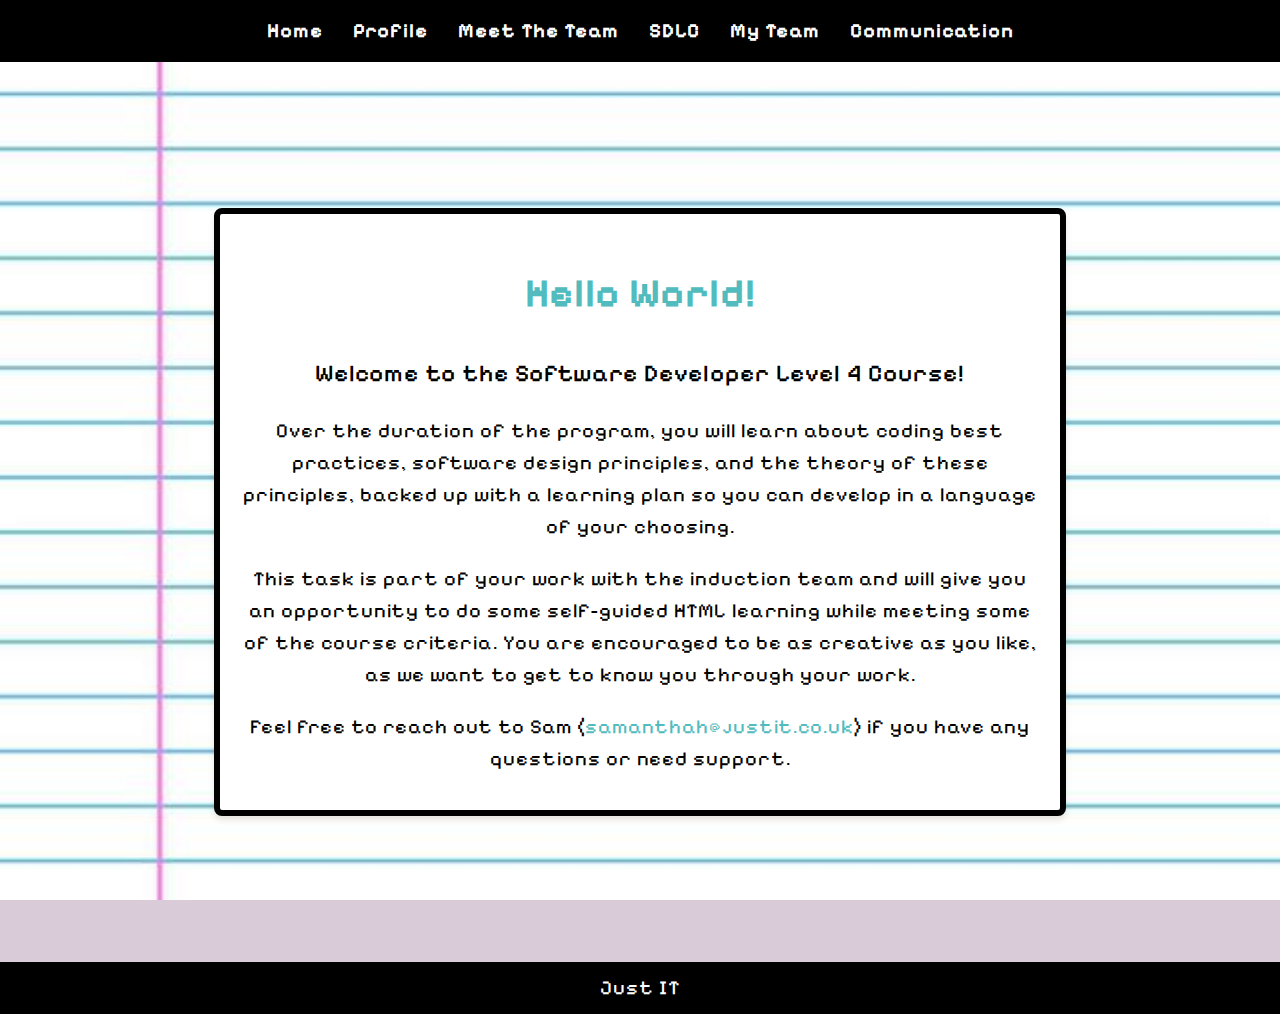
<file: HTML Template/index.html>
<!DOCTYPE html>
<html lang="en">
<head>
    <meta charset="UTF-8">
    <meta name="viewport" content="width=device-width, initial-scale=1.0">
    <title>Software Developer Level 4 - Landing Page</title>
    <link rel="stylesheet" href="styles.css"> 
    <style>
        @import url('https://fonts.googleapis.com/css2?family=Pixelify+Sans:wght@400..700&display=swap');
    </style><!-- Assuming a shared stylesheet -->
</head>
<body>
    <header>
        <nav>
            <a href="index.html">Home</a>
            <a href="Profile.html">Profile</a>
            <a href="MeetTheTeam.html">Meet The Team</a>
            <a href="SDLC.html">SDLC</a>
            <a href="MyTeam.html">My Team</a>
            <a href="Communication.html">Communication</a>
        </nav>
    </header>
    <main>
        <section class="intro">
            <h1>Hello World!</h1>
            <p>Welcome to the Software Developer Level 4 Course!</p>
            <p>
                Over the duration of the program, you will learn about coding best practices, software design principles, and the theory of these principles, backed up with a learning plan so you can develop in a language of your choosing.
            </p>
            <p>
                This task is part of your work with the induction team and will give you an opportunity to do some self-guided HTML learning while meeting some of the course criteria. 
                You are encouraged to be as creative as you like, as we want to get to know you through your work.
            </p>
            <p>
                Feel free to reach out to Sam (<a href="mailto:samanthah@justit.co.uk">samanthah@justit.co.uk</a>) if you have any questions or need support.
            </p>
        </section>
    </main>
    <footer>
        <p>Just IT</p>
    </footer>
</body>
</html>
</file>
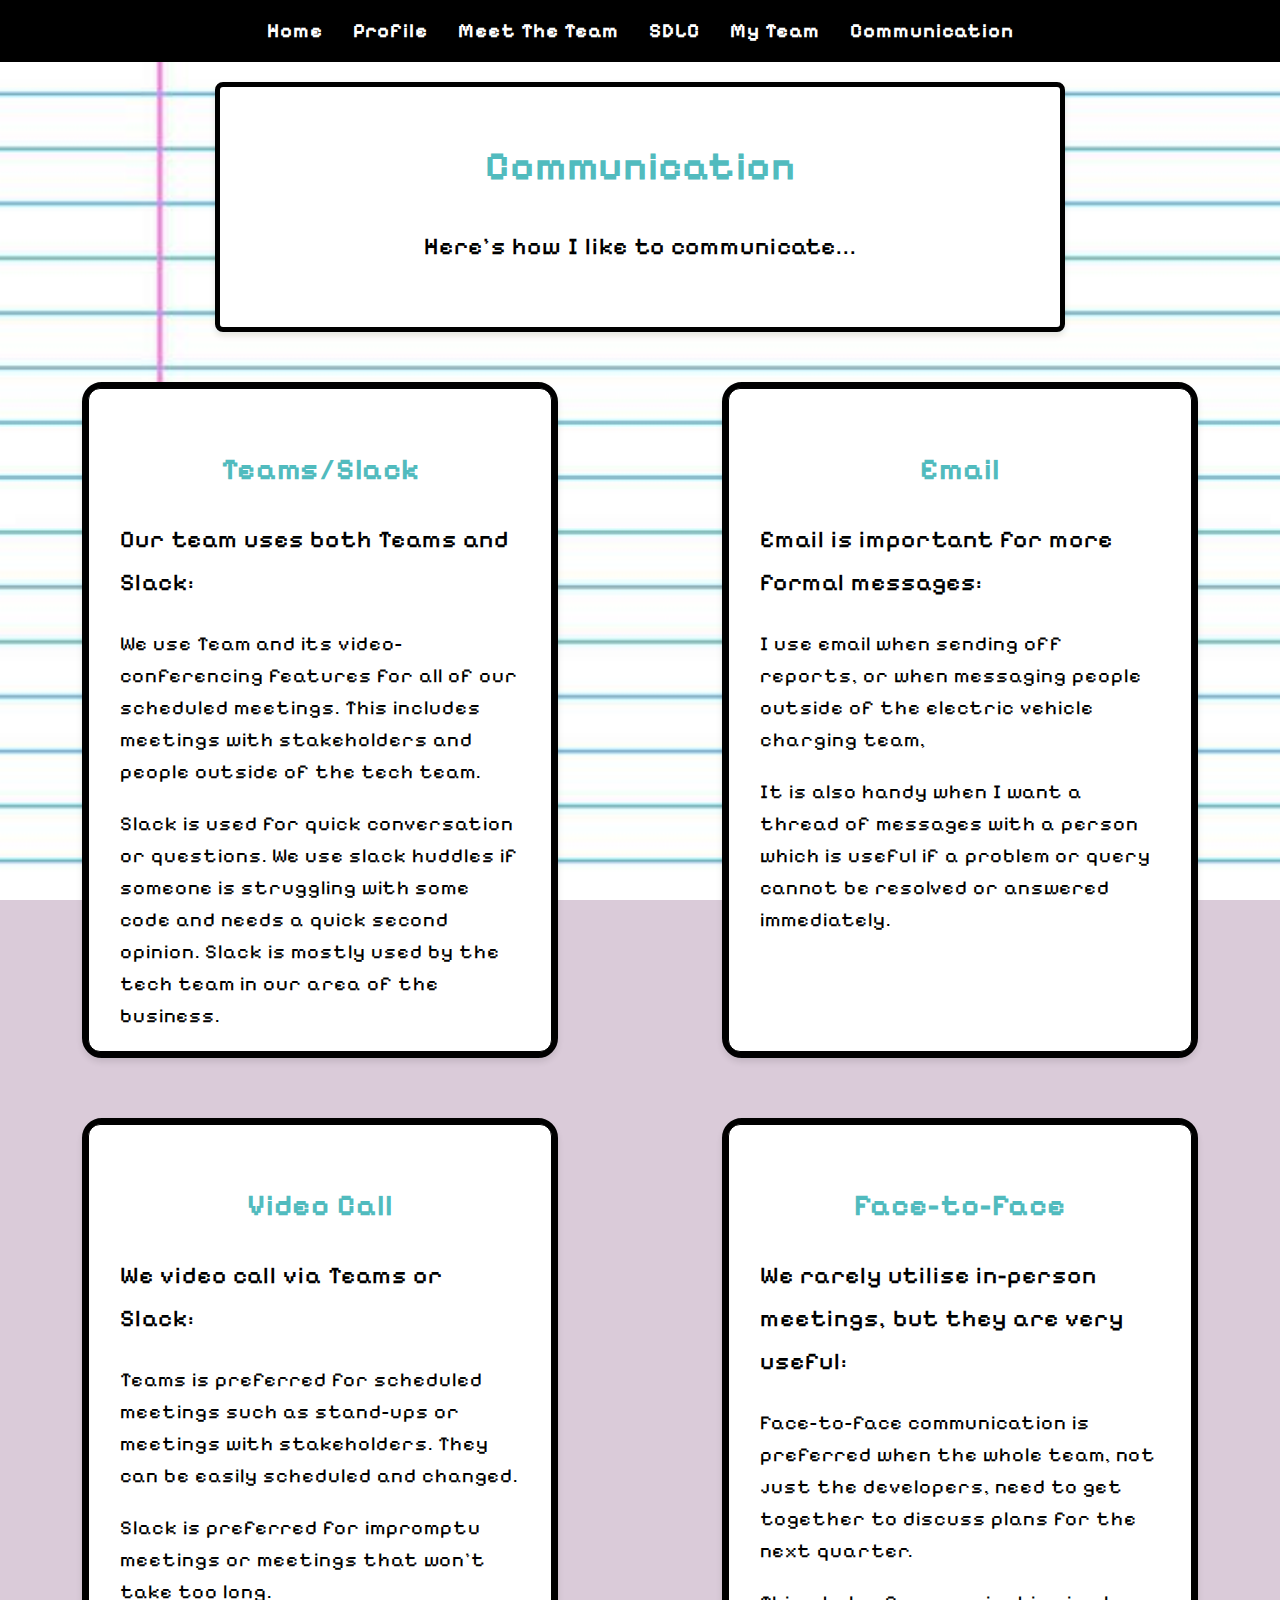
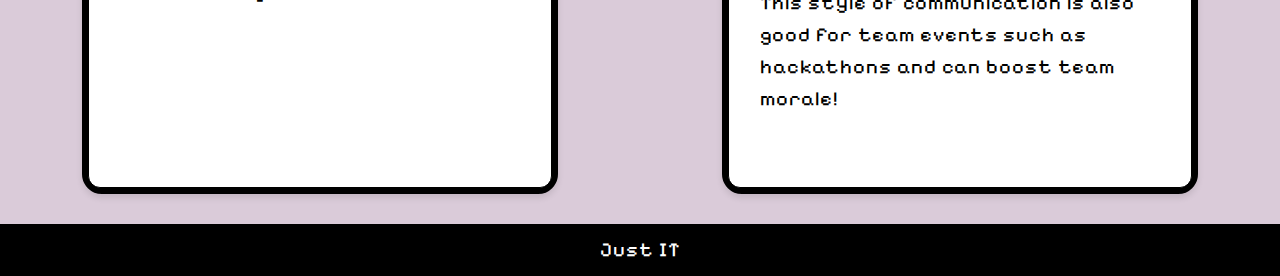
<file: HTML Template/Communication.html>
<!DOCTYPE html>
<html lang="en">
<head>
    <meta charset="UTF-8">
    <meta name="viewport" content="width=device-width, initial-scale=1.0">
    <title>Communication</title>
    <link rel="icon" type="image/x-icon" href="Images/Icons/favicon.ico"  />
    <link rel="stylesheet" href="styles.css">
    <style>
        @import url('https://fonts.googleapis.com/css2?family=Pixelify+Sans:wght@400..700&display=swap');
    </style>
</head>
<body>
    <nav>
        <a href="index.html">Home</a>
        <a href="Profile.html">Profile</a>
        <a href="MeetTheTeam.html">Meet The Team</a>
        <a href="SDLC.html">SDLC</a>
        <a href="MyTeam.html">My Team</a>
        <a href="Communication.html">Communication</a>
    </nav>

    <section class="intro-section">
        <h1 class="intro-title">Communication</h1>
        <p>Here's how I like to communicate...</p>
    </section>
    <div class="boxes-two-columns">
    <section class="box">
        <h2><span class="stage-title">Teams/Slack</span></h2>
        <p>Our team uses both Teams and Slack:
        <p>We use Team and its video-conferencing features for all of our scheduled meetings. This includes meetings with stakeholders and people outside of the tech team.</p>
        </p>
        <p>Slack is used for quick conversation or questions. We use slack huddles if someone is struggling with some code and needs a quick second opinion. Slack is mostly used by the tech team in our area of the business.</p>
    </section>
    <section class="box">
        <h2><span class="stage-title">Email</span></h2>
        <p>Email is important for more formal messages:
            <p>I use email when sending off reports, or when messaging people outside of the electric vehicle charging team, 
                <p>It is also handy when I want a thread of messages with a person which is useful if a problem or query cannot be resolved or answered immediately.</p>
            </p>
        </p>
    </section>
    <section class="box">
        <h2><span class="stage-title">Video Call</span></h2>
        <p>We video call via Teams or Slack:</p>
        <p>Teams is preferred for scheduled meetings such as stand-ups or meetings with stakeholders. They can be easily scheduled and changed.</p>
        <p>Slack is preferred for impromptu meetings or meetings that won't take too long. </p>
    </section>
    <section class="box">
        <h2><span class="stage-title">Face-to-Face</span></h2>
        <p>We rarely utilise in-person meetings, but they are very useful:</p>
        <p>Face-to-face communication is preferred when the whole team, not just the developers, need to get together to discuss plans for the next quarter.
        <p>This style of communication is also good for team events such as hackathons and can boost team morale!</p>    
        </p>
        </section>
    </div>
    <footer>
        <p>Just IT</p>
    </footer>
</body>
</html>
</file>
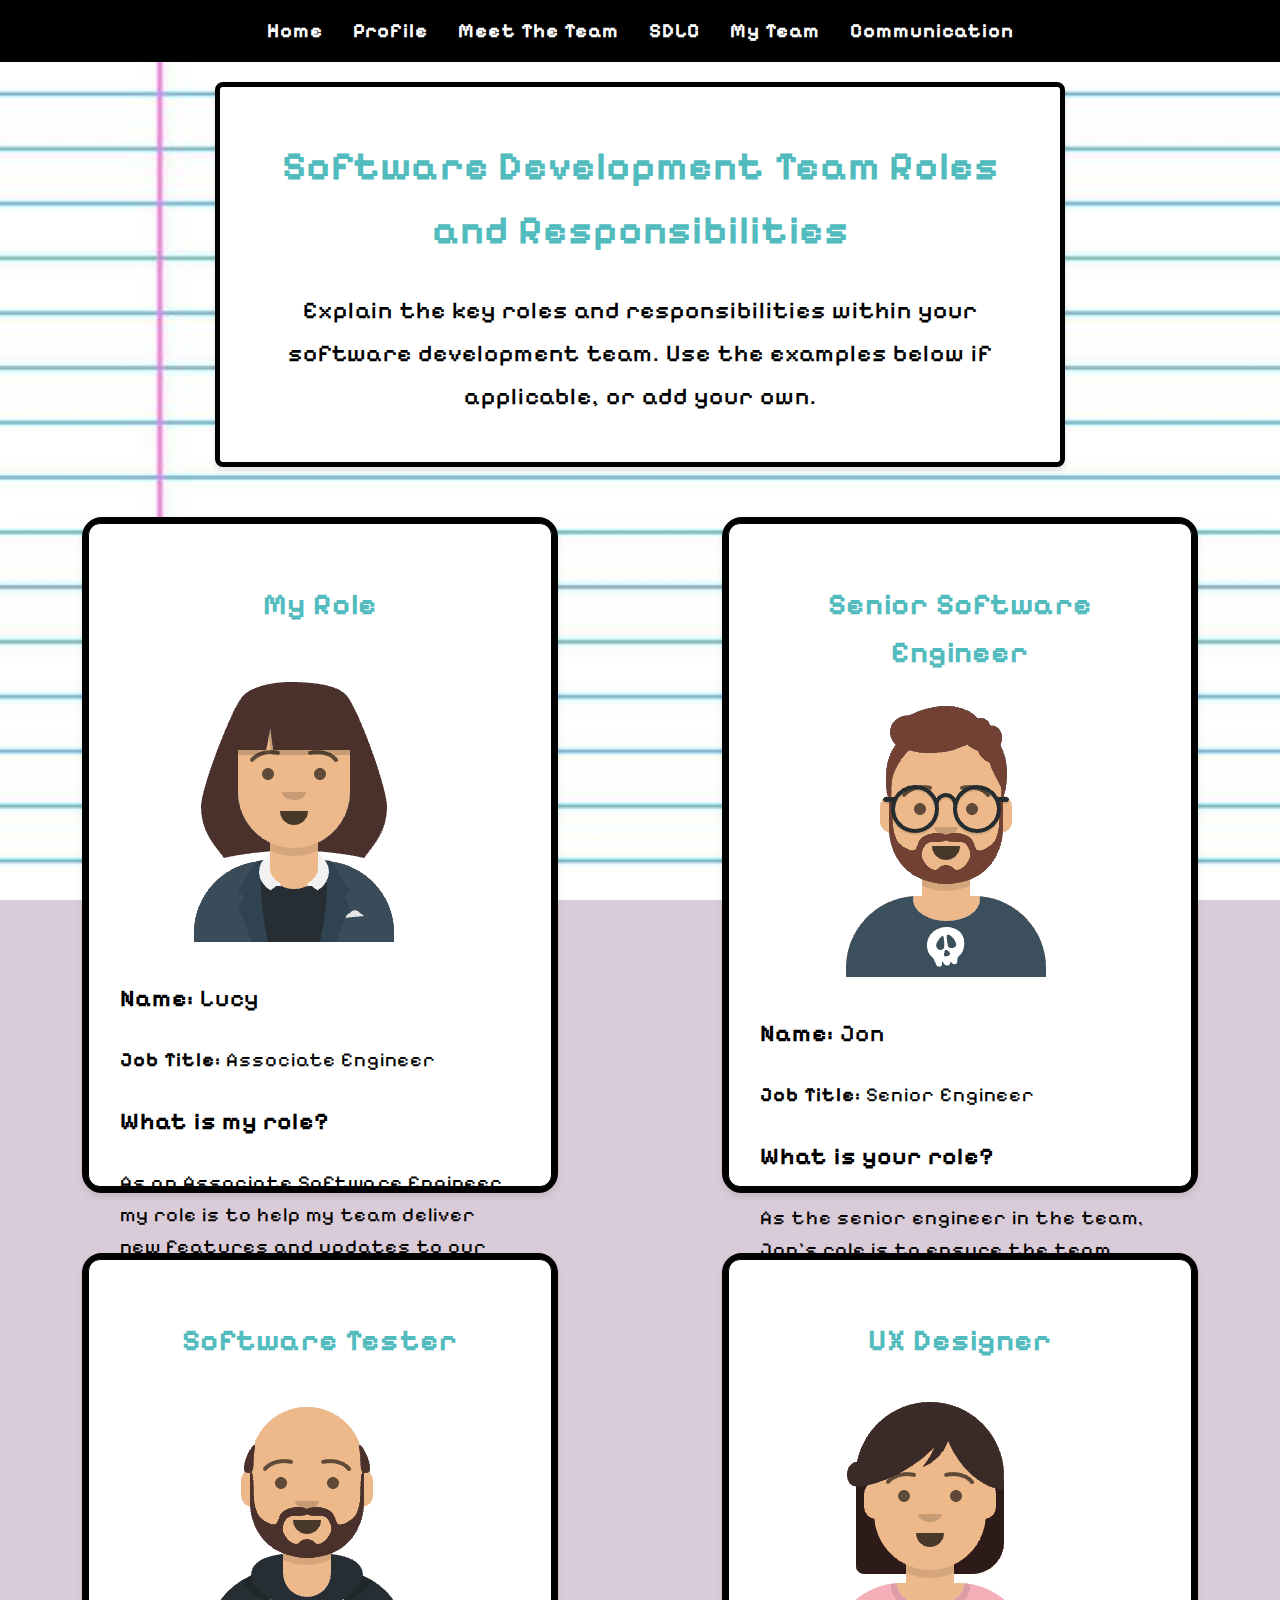
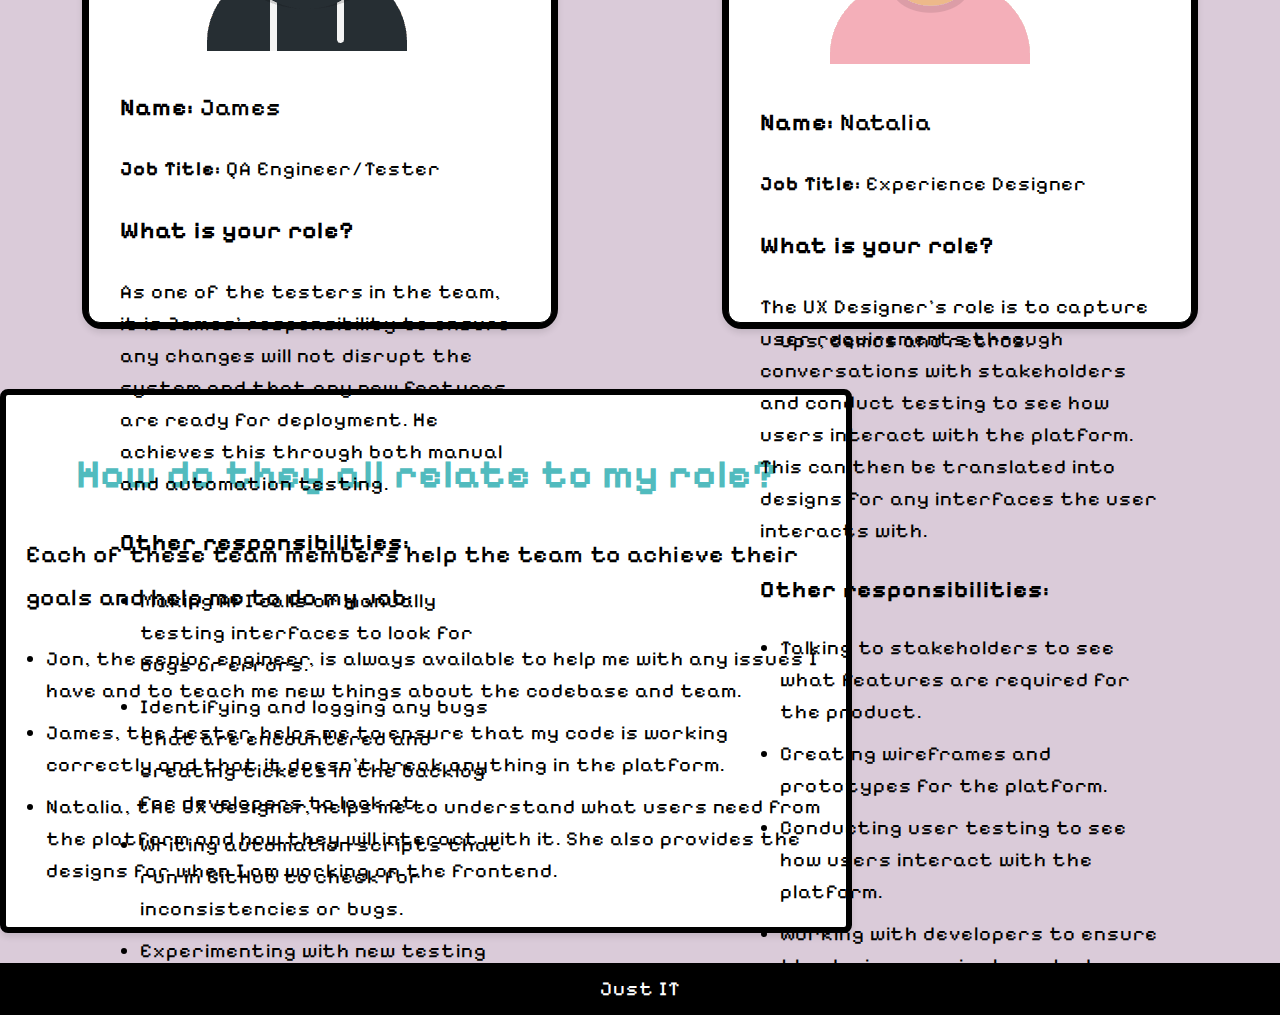
<file: HTML Template/MyTeam.html>
<!DOCTYPE html>
<html lang="en">
<head>
    <meta charset="UTF-8">
    <meta name="viewport" content="width=device-width, initial-scale=1.0">
    <title>My Team</title>
    <link rel="icon" type="image/x-icon" href="Images/Icons/favicon.ico"  />
    <link rel="stylesheet" href="styles.css">
    <style>
        @import url('https://fonts.googleapis.com/css2?family=Pixelify+Sans:wght@400..700&display=swap');
    </style>
</head>
<body>
    <nav>
        <a href="index.html">Home</a>
        <a href="Profile.html">Profile</a>
        <a href="MeetTheTeam.html">Meet The Team</a>
        <a href="SDLC.html">SDLC</a>
        <a href="MyTeam.html">My Team</a>
        <a href="Communication.html">Communication</a>
    </nav>
    <section class="intro-section">
        <h1 class="intro-title">Software Development Team Roles and Responsibilities</h1>
        <p class="intro-text">
            Explain the key roles and responsibilities within your software development team. Use the examples below if applicable, or add your own.
        </p>
    </section>
    <div class="boxes-two-columns">
    <section class="box">
        <h2><span class="stage-title">My Role</span></h2>
        <div class="profile-content-myteam">
            <div class="profile-picture-myteam">
                <img src="Images/MyTeamPics/lucy-icon.png" alt="Lucy Icon">
            </div>
            <div class="profile-details-myteam">
                <p><strong>Name:</strong> Lucy</p>
                <p><strong>Job Title:</strong> Associate Engineer</p>
            </div>
        </div>
        <p><strong>What is my role?</strong></p>
        <p>As an Associate Software Engineer, my role is to help my team deliver new features and updates to our vehicle charging platform by completing tickets during our sprints. As a more junior member of the team, I do this with support from my team, shadowing more senior members to learn new skills or working on tickets independently. I also:</p>
        <h3><strong>Other responsibilities:</strong></h3>
        <ul>
            <li>Write and test code using unit and integration tests.</li>
            <li>Take part in sprint planning, stand-ups, demos and retros and sometimes leading them.</li>
            <li>Create documentation for our platform.</li>
            <li>Reviewing code independently or with other team members.</li>
        </ul>
    </section>
    <section class="box">
        <h2><span class="stage-title">Senior Software Engineer</span></h2>
        <div class="profile-content-myteam">
            <div class="profile-picture-myteam">
                <img src="Images/MyTeamPics/jon-icon.png" alt="Jon Picture">
            </div>
            <div class="profile-details-myteam">
                <p><strong>Name:</strong> Jon</p>
                <p><strong>Job Title:</strong> Senior Engineer</p>
            </div>
        </div>
        <p><strong>What is your role?</strong></p>
        <p>As the senior engineer in the team, Jon's role is to ensure the team reaches their sprint goal and gets their features over the line. He also acts as a mentor for more junior members of the team, helping them to improve their coding skills and knowledge.</p>
        <h3><strong>Other responsibilities:</strong></h3>
        <ul>
            <li>Designing the platform and the infrastructure that will support it.</li>
            <li>Helping to resolve issues or bugs found in the platform. This includes helping team members if they can't find a solution to something.</li>
            <li>Reviewing code and providing feedback to team members.</li>
            <li>Leading sprint planning, stand-ups, demos and retros.</li>
        </ul>
    </section>
    <section class="box">
        <h2><span class="stage-title">Software Tester</span></h2>
        <div class="profile-content-myteam">
            <div class="profile-picture-myteam">
                <img src="Images/MyTeamPics/james-icon.png" alt="James Icon">
            </div>
            <div class="profile-details-myteam">
                <p><strong>Name:</strong> James</p>
                <p><strong>Job Title:</strong> QA Engineer/Tester</p>
            </div>
        </div>
        <p><strong>What is your role?</strong></p>
        <p>As one of the testers in the team, it is James' responsibility to ensure any changes will not disrupt the system and that any new features are ready for deployment. He achieves this through both manual and automation testing.</p>
        <h3><strong>Other responsibilities:</strong></h3>
        <ul>
            <li>Making API calls or manually testing interfaces to look for bugs or errors.</li>
            <li>Identifying and logging any bugs that are encountered and creating tickets in the backlog for developers to look at.</li>
            <li>Writing automation scripts that run in GitHub to check for inconsistencies or bugs.</li>
            <li>Experimenting with new testing tools.</li>
        </ul>
    </section>
    <section class="box">
        <h2><span class="stage-title">UX Designer</span></h2>
        <div class="profile-content-myteam">
            <div class="profile-picture-myteam">
                <img src="Images/MyTeamPics/nat-icon.png" alt="Natalia Icon">
            </div>
            <div class="profile-details-myteam">
                <p><strong>Name:</strong> Natalia</p>
                <p><strong>Job Title:</strong> Experience Designer</p>
            </div>
        </div>
        <p><strong>What is your role?</strong></p>
        <p>The UX Designer's role is to capture user requirements through conversations with stakeholders and conduct testing to see how users interact with the platform. This can then be translated into designs for any interfaces the user interacts with. </p>
        <h3><strong>Other responsibilities:</strong></h3>
        <ul>
            <li>Talking to stakeholders to see what features are required for the product.</li>
            <li>Creating wireframes and prototypes for the platform.</li>
            <li>Conducting user testing to see how users interact with the platform.</li>
            <li>Working with developers to ensure the designs are implemented correctly.</li>
        </ul>
    </section>
    </div>
    <section class="final-section">
        <h1 class="final-title">How do they all relate to my role?</h1>
        <p class="final-text">
            Each of these team members help the team to achieve their goals and help me to do my job:
        </p>
        <ul class="final-list">
            <li>Jon, the senior engineer, is always available to help me with any issues I have and to teach me new things about the codebase and team.</li>
            <li>James, the tester, helps me to ensure that my code is working correctly and that it doesn't break anything in the platform.</li>
            <li>Natalia, the UX designer, helps me to understand what users need from the platform and how they will interact with it. She also provides the designs for when I am working on the frontend.</li>
    </section>
    <footer>
        <p>Just IT</p>
    </footer>
</body>
</html>
</file>
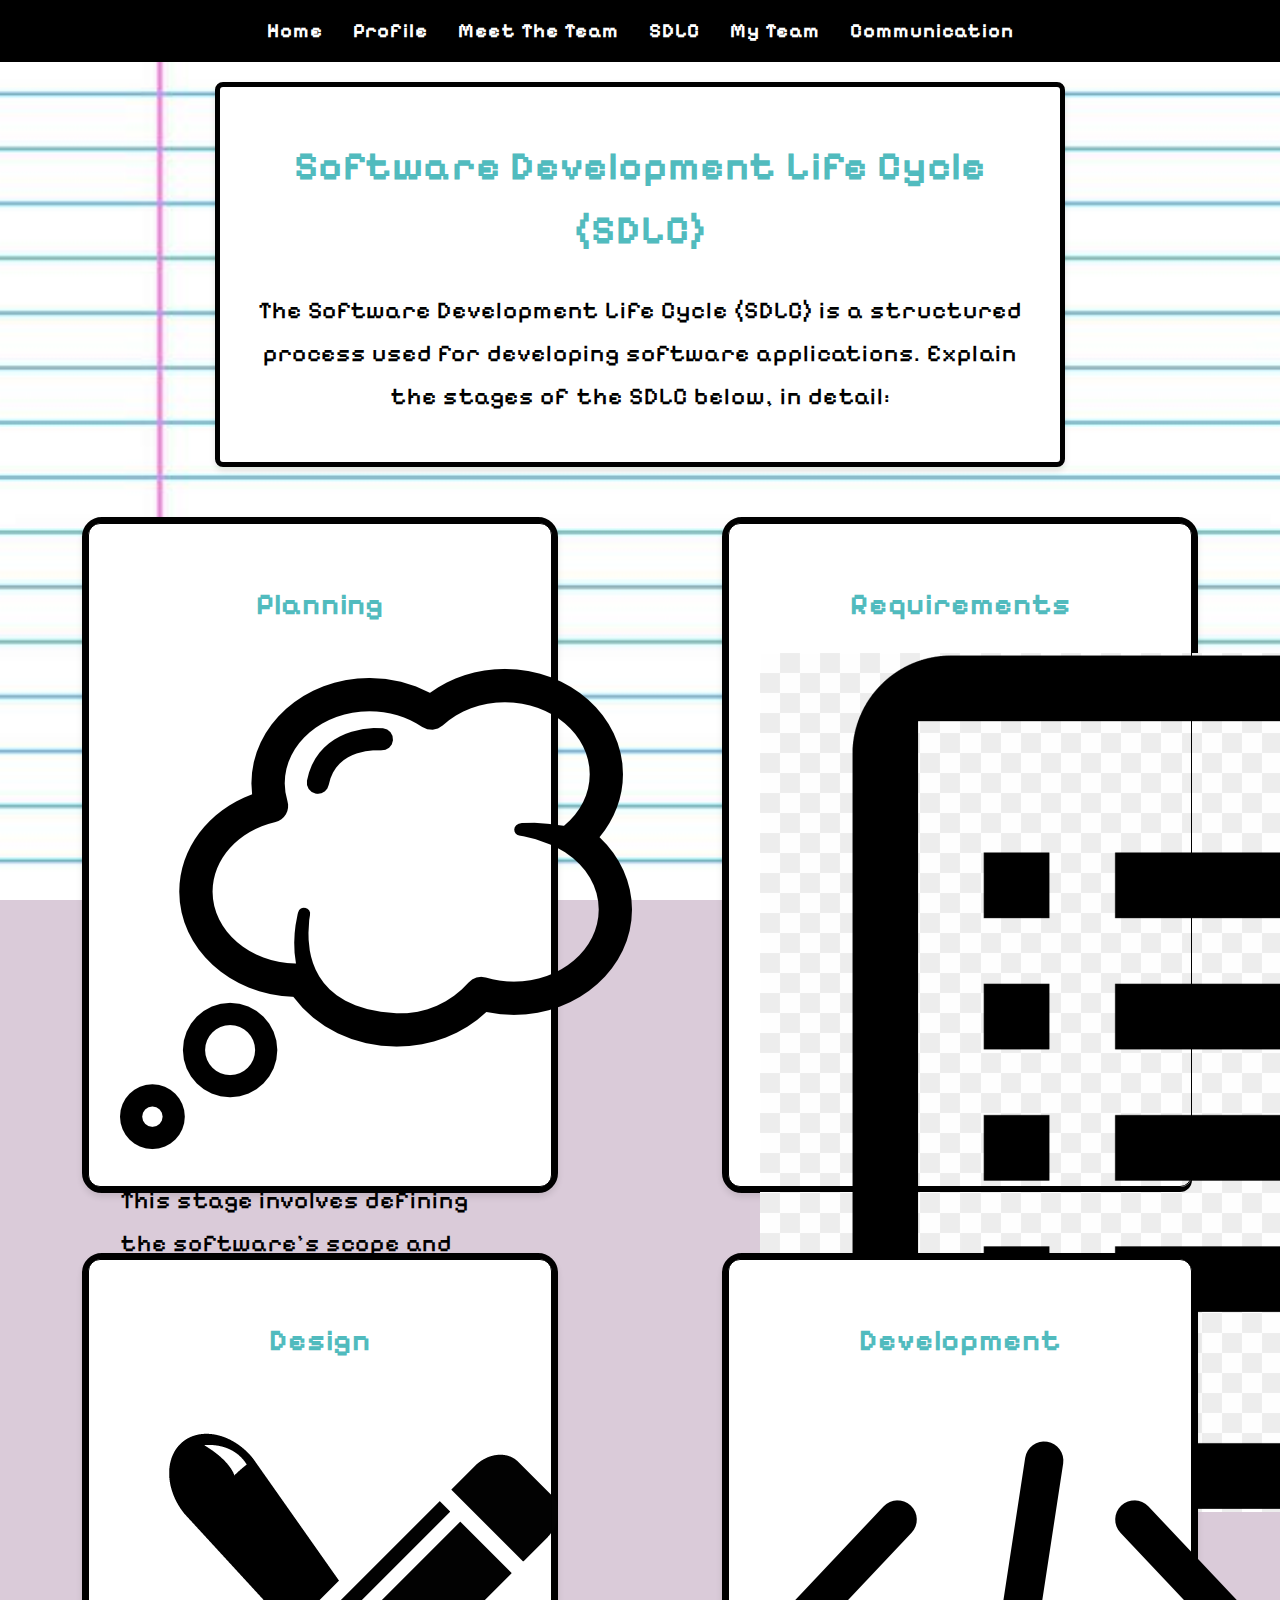
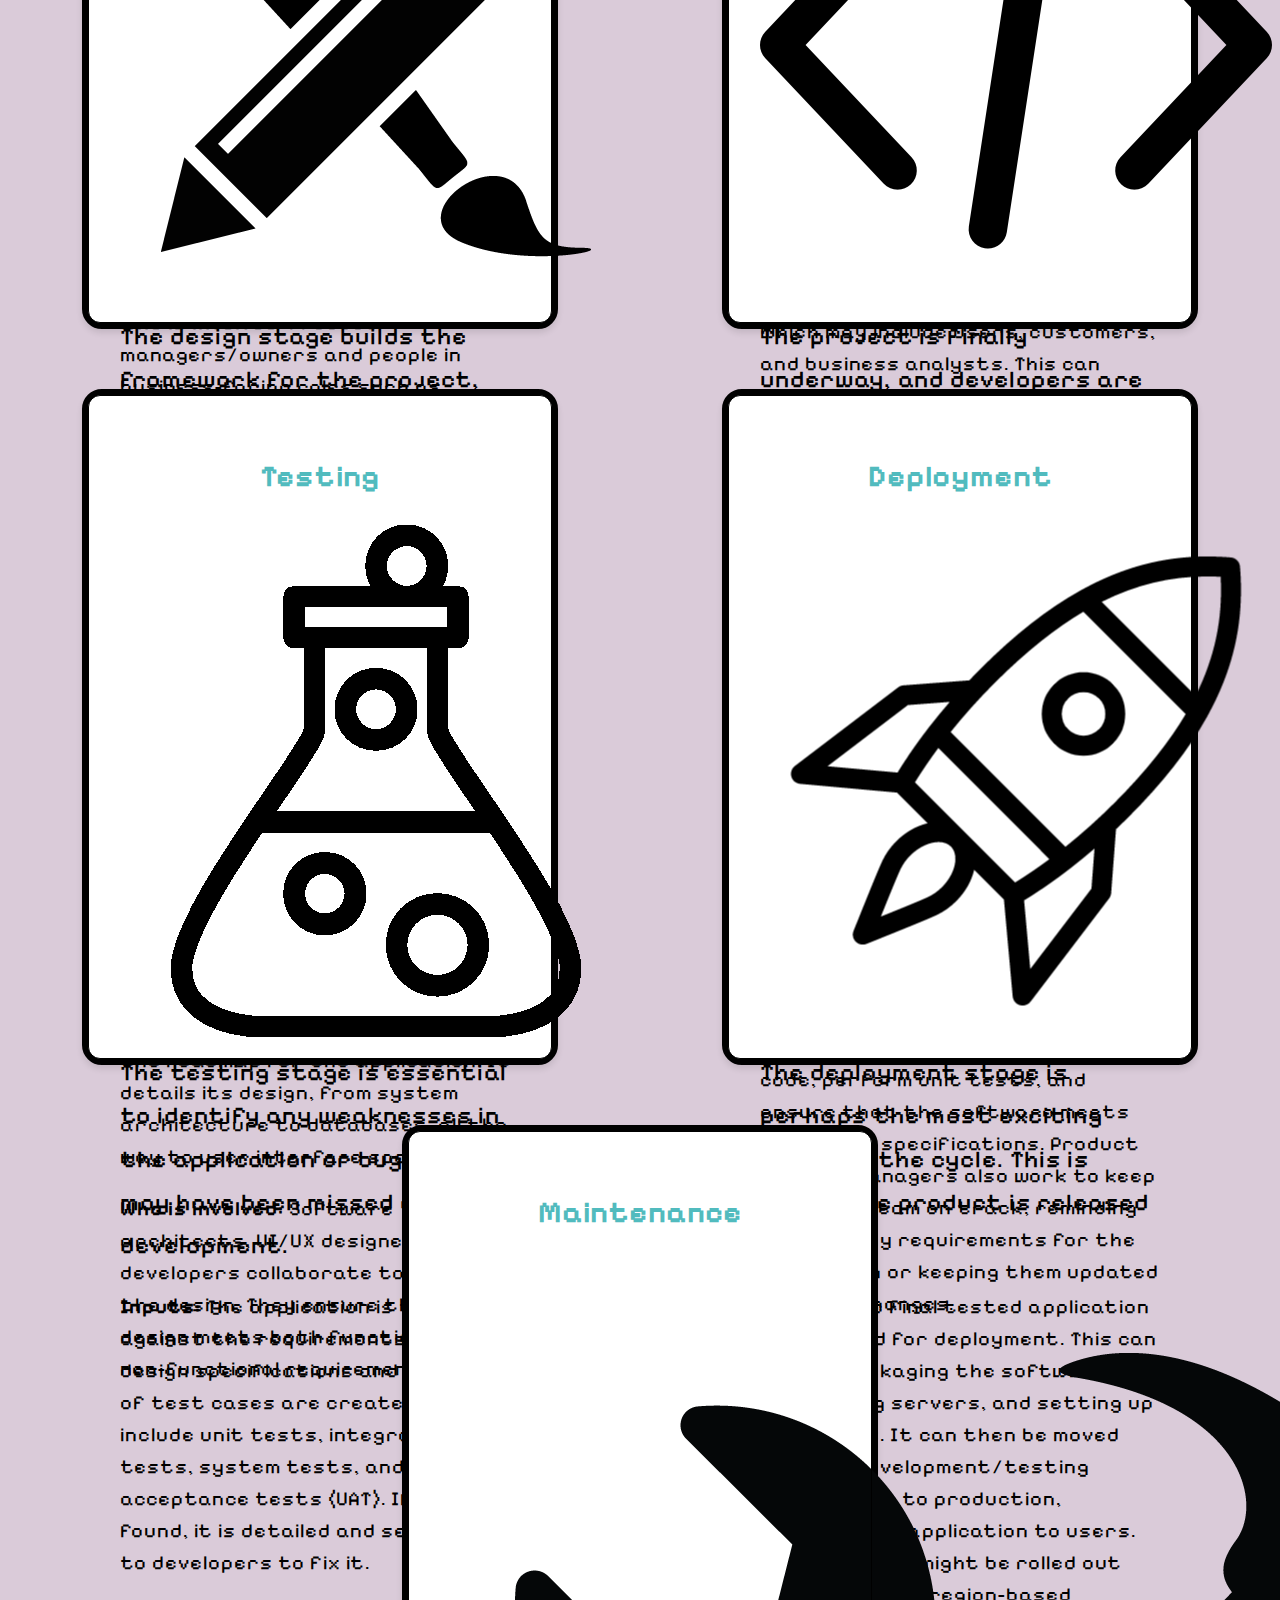
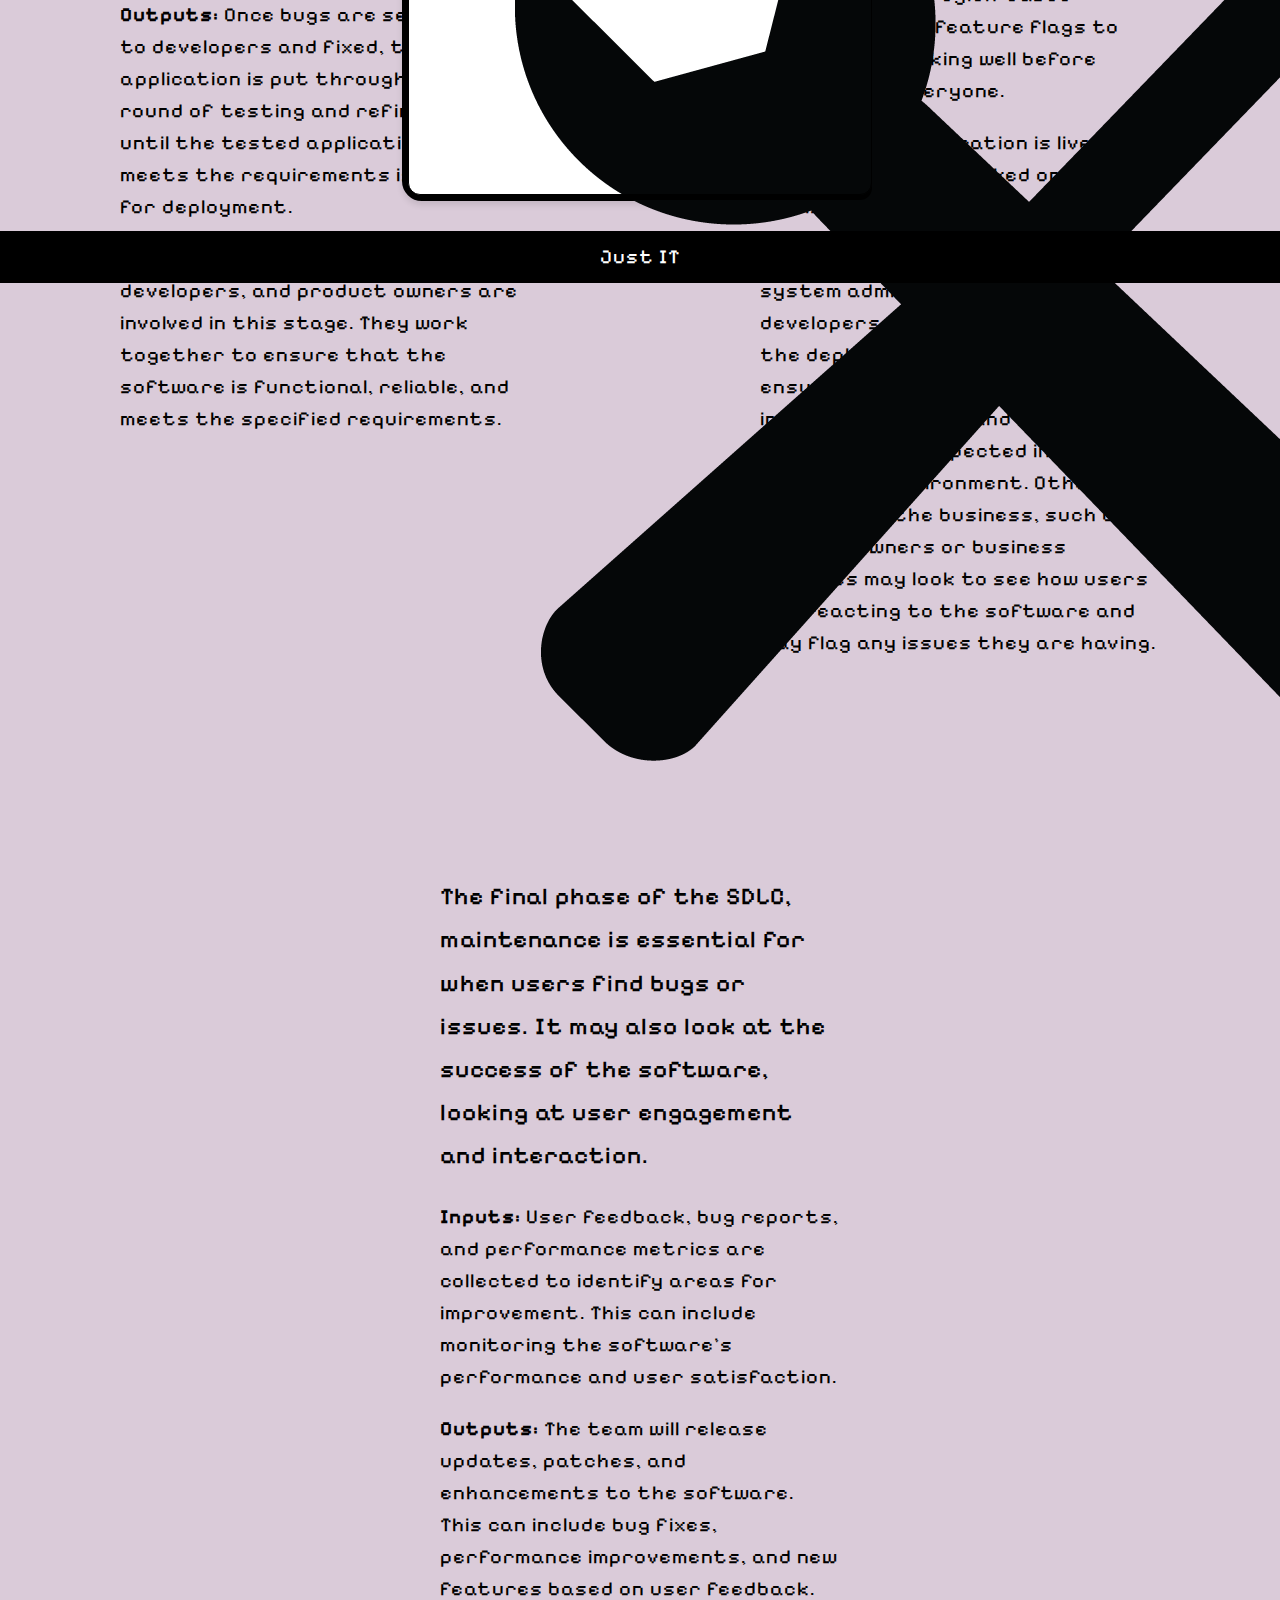
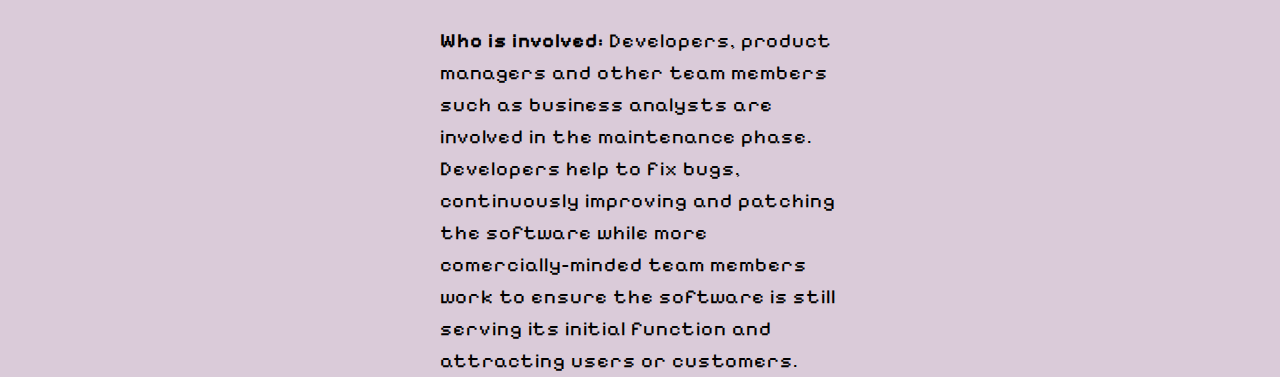
<file: HTML Template/SDLC.html>
<!DOCTYPE html>
<html lang="en">
<head>
    <meta charset="UTF-8">
    <meta name="viewport" content="width=device-width, initial-scale=1.0">
    <title>SDLC</title>
    <link rel="icon" type="image/x-icon" href="Images/Icons/favicon.ico"  />
    <link rel="stylesheet" href="styles.css">
    <style>
        @import url('https://fonts.googleapis.com/css2?family=Pixelify+Sans:wght@400..700&display=swap');
    </style>
</head>
<body>
    <nav>
        <a href="index.html">Home</a>
        <a href="Profile.html">Profile</a>
        <a href="MeetTheTeam.html">Meet The Team</a>
        <a href="SDLC.html">SDLC</a>
        <a href="MyTeam.html">My Team</a>
        <a href="Communication.html">Communication</a>
    </nav>
    <section class="intro-section">
        <h1 class="intro-title">Software Development Life Cycle (SDLC)</h1>
        <p class="intro-text">
            The Software Development Life Cycle (SDLC) is a structured process used for developing software applications. Explain the stages of the SDLC below, in detail:
        </p>
    </section>

    <div class="boxes-two-columns">
    <section class="box">
        <h2>
            <span class="stage-title"">Planning</span>
        </h2>
        <p><img src="Images/SDLCImages/thought-logo.png" class="sdlc-icon" alt="Thought Bubble Icon">This stage involves defining the software's scope and purpose. It looks at what the application should do based on business requirements.</p>
        <p><strong>Inputs:</strong> The team needs to understand the user's needs and so a feasability study will often take place. This is where the team evaluates the technical and financial challenges of the project. </p>
        <p><strong>Outputs:</strong> The team will produce a project plan, which includes the scope, resources, and timeline for the project. A software requirement specification (SRS) may also be created which details the software's function and resources, alongside possible risks.</p>
        <p><strong>Who is involved:</strong> Product managers/owners and people in business-facing roles such as business analysts and other stakeholders help to assess the business case for the project. Software engineers and other members of the tech team help to assess its technical feasability and can help to identify potential risks.  </p>
   
    </section>

    <section class="box">
        <h2><span class="stage-title">Requirements</span></h2>
        <p><img src="Images/SDLCImages/list-icon.png" class="sdlc-icon" alt="To-Do List Icon">This stage identifies, documents and analyses the needs of stakeholders to decide what the application should do, outlining the problems to be solved and how it should function.</p>
        <p><strong>Inputs:</strong> The team will gather requirements from stakeholders, which may include users, customers, and business analysts. This can involve interviews, surveys, and workshops.</p>
        <p><strong>Outputs:</strong> After analysing the data, the team will create a requirements specification document which outlines the application's purpose and functionalities and may include cost estimates.</p>
        <p><strong>Who is involved:</strong> Similar to the planning stage, business stakeholders such as business clients or users will decide the business case whilst product managers will relay this information to the engineers. The developers will then help with deciding its feasability from a tech perspective. .</p>
    </section>

    <section class="box">
        <h2><span class="stage-title">Design</span></h2>
        <p><img src="Images/SDLCImages/design-icon.png" class="sdlc-icon" alt="Paintbrush Icon">The design stage builds the framework for the project, outlining its functionality and interface. It considers navigation, user experience and database design among others.</p>
        <p><strong>Inputs:</strong> The requirements specification document from the previous stage is used to guide the design process. The team will also consider technical constraints and user experience. This can include the creation of data flow diagrams or user interface mock-ups. System dependencies and possible integrations are also identified.</p>
        <p><strong>Outputs:</strong> The result is a software design document (SDD) which details the roadmap for the application. It details its design, from system architecture to databases, all the way to user interface specifics.</p>
        <p><strong>Who is involved:</strong> Software architects, UI/UX designers, and developers collaborate to create the design. They ensure that the design meets both functional and non-functional requirements.</p>
    </section>

    <section class="box">
        <h2><span class="stage-title">Development</span></h2>
        <p><img src="Images/SDLCImages/dev-icon.png" class="sdlc-icon" alt="HTML Tag Icon">The project is finally underway, and developers are working to turn the idea into tangible code.</p>
        <p><strong>Inputs:</strong> The design document from the previous stage serves as a blueprint for development while regular code reviews help team members to look for any bugs or inconsistencies. The code may also be tested to check it functions as it should.</p>
        <p><strong>Outputs:</strong> The result of this stage is the software itself which should now be useable, though might not be perfect just yet.</p>
        <p><strong>Who is involved:</strong> Developers, software engineers, and quality assurance (QA) testers are the primary contributors. They write code, perform unit tests, and ensure that the software meets the design specifications. Product owners/managers also work to keep the tech team on track, reminding them of any requirements for the application or keeping them updated with any changes.</p>
    </section>

    <section class="box">
        <h2><span class="stage-title">Testing</span></h2>
        <p><img src="Images/SDLCImages/test-icon.png" class="sdlc-icon" alt="Test Tube Icon">The testing stage is essential to identify any weaknesses in the application or bugs which may have been missed during development.</p>
        <p><strong>Inputs:</strong> The application is tested against the requirements and design specifications and a series of test cases are created. This can include unit tests, integration tests, system tests, and user acceptance tests (UAT). If a bug is found, it is detailed and sent back to developers to fix it.</p>
        <p><strong>Outputs:</strong> Once bugs are sent back to developers and fixed, the application is put through another round of testing and refinement, until the tested application that meets the requirements is ready for deployment.</p>
        <p><strong>Who is involved:</strong> QA testers, developers, and product owners are involved in this stage. They work together to ensure that the software is functional, reliable, and meets the specified requirements.</p>
    </section>

    <section class="box">
        <h2><span class="stage-title">Deployment</span></h2>
        <p><img src="Images/SDLCImages/rocket-icon.png" class="sdlc-icon" alt="Rocket Icon">The deployment stage is perhaps the most exciting stage of the cycle. This is where the product is released to users.</p>
        <p><strong>Inputs:</strong> The final tested application is prepared for deployment. This can include packaging the software, configuring servers, and setting up databases. It can then be moved from its development/testing environment to production, exposing the application to users. This software might be rolled out gradually using region-based deployments or feature flags to ensure it is working well before releasing to everyone.</p>
        <p><strong>Outputs:</strong> The application is live but will be continually worked on in order to fix bugs or simply to improve it.</p>
        <p><strong>Who is involved:</strong> DevOps engineers, system administrators, and developers are typically involved in the deployment process. They ensure that the software is installed correctly and is functioning as expected in the production environment. Other members of the business, such as product owners or business analysts may look to see how users are reacting to the software and may flag any issues they are having. </p>
    </section>
    </div>

    <div class="box-final">
    <section class="box">
        <h2><span class="stage-title">Maintenance</span></h2>
        <p><img src="Images/SDLCImages/tool-icon.png" class="sdlc-icon" alt="Tools Icon">The final phase of the SDLC, maintenance is essential for when users find bugs or issues. It may also look at the success of the software, looking at user engagement and interaction.</p>
        <p><strong>Inputs:</strong> User feedback, bug reports, and performance metrics are collected to identify areas for improvement. This can include monitoring the software's performance and user satisfaction.</p>
        <p><strong>Outputs:</strong> The team will release updates, patches, and enhancements to the software. This can include bug fixes, performance improvements, and new features based on user feedback.</p>
        <p><strong>Who is involved:</strong> Developers, product managers and other team members such as business analysts are involved in the maintenance phase. Developers help to fix bugs, continuously improving and patching the software while more comercially-minded team members work to ensure the software is still serving its initial function and attracting users or customers. </p>
    </section>
    </div>
    <footer>
        <p>Just IT</p>
    </footer>
</body>
</html>
</file>
<file: HTML Template/styles.css>
body {
    font-family: "Pixelify Sans", sans-serif;
    font-size: 20px;
    font-optical-sizing: auto;
    letter-spacing: 1px;
    margin: 0;
    padding: 0;
    background-color: rgb(218, 203, 217);
    color: black;
    line-height: 1.6;
    background-size: cover;
    min-height: 100vh;
    place-content: center;
    background-image: url('./Images/lined-paper.jpg');
    background-size: cover;
    background-attachment: fixed;
    background-position: center;
    background-repeat: repeat;
}

h1, h2 {
    color: rgb(81, 187, 190);
    text-align: center;
}

a {
    color: rgb(81, 187, 190);
    text-decoration: none;
}

section {
    margin: 30px auto;
    padding: 20px;
    width: 800px; 
    min-height: 200px; 
    background-color: white;
    color: black;
    border-radius: 8px;
    box-shadow: 0 4px 6px rgba(0, 0, 0, 0.1);
    border: 6px solid black;
    display: inline-block;
}

section p:first-of-type {
    font-size: 1.2em;
    line-height: 1.8;
    font-weight: 500;
}

ul {
    list-style-type: disc;
    padding-left: 20px;
}

li {
    margin-bottom: 10px;
}

nav {
    background-color: black;
    padding: 15px 30px;
    display: flex;
    justify-content: center;
    gap: 30px;
}

nav a {
    color: white;
    font-weight: bold;
}

nav a:hover {
    color: rgb(81, 187, 190);
    text-decoration: none;
}

main {
    display: flex;
    flex-direction: column;
    justify-content: center;
    align-items: center;
    text-align: center;
    min-height: 100vh;
}

main h2 {
    color: #004080;
    margin-top: 0;
}

main p {
    margin-bottom: 15px;
}

footer {
    background-color: black;
    color: white;
    text-align: center;
    padding: 10px 0;
    position: relative;
    bottom: 0;
    width: 100%;
}

footer p {
    margin: 0;
    font-size: 1em;
}

.profile-picture img {
    width: 350px;
    height: auto;
}

.profile-content {
    display: flex;
    align-items: flex-start;
    gap: 10px;
}

.additional-info {
    display: flex;
    justify-content: space-between;
    align-items: flex-start;
    margin-top: 20px;
}

.style-of-working, .hobbies {
    flex: 1;
    margin: 0 10px;
    display: flex;
    flex-direction: column;
    justify-content: flex-start;
}

.hobbies, .style-of-working {
    text-align: left;
}

.gallery-images {
    display: flex;
    gap: 15px;
    justify-content: center;
}

.gallery-images img {
    width: 200px;
    height: auto;
    border-radius: 5px;
    box-shadow: 0 2px 4px rgba(0, 0, 0, 0.1);
}

.gallery-images img:nth-child(1),
.gallery-images img:nth-child(3) {
    width: 250px;
}

.communication-style {
    margin-top: 20px;
    padding: 15px;
    background-color: transparent;
    border-left: none;
    font-style: normal;
}

.contact-icons {
    margin-top: 15px;
    display: flex;
    justify-content: center;
    gap: 60px;
}

.contact-icons img {
    width: 40px;
    height: 40px;
    transition: transform 0.2s ease;
}

.intro-section {
    max-width: 900px; 
    margin: 20px auto; 
    padding-left: 20px;
    background-color: white;
    color: black;
    border-radius: 8px;
    box-shadow: 0 4px 6px rgba(0, 0, 0, 0.1);
    border: 5px solid black;
    text-align: center; 
    display: block; 
}

.image-section {
    display: flex;
    flex-direction: column;
}

 .box {
        background: #fff;
        border-radius: 20px;
        padding: 2rem;
        max-width: 400px;
        aspect-ratio: 2 / 3;
        transition: all .5s cubic-bezier(.2,1.1,.86,1);
        position: relative;
        &::before {
          content: '';
          position: absolute;
          inset: 0;
          border: 1px solid;
          box-shadow: 0px 5px 0px #000;
          border-radius: 12px;
          filter: url(#squiggly-1);
        }
        &:hover {
          transform: translatey(-15px);
          box-shadow: 0px 15px 0px #000;
        }
      }

.boxes-two-columns {
    display: grid;
    grid-template-areas: "a a";
}

.box-final {
    display: flex;
    flex-direction: column;
}

@media screen and (max-width: 800px) {
    a {
        display:flexbox;
        justify-content: center;
        align-items: center;
    }

    body {
        font-size: 16px;
    }

    .boxes-two-columns {
        display:grid;
        grid-template-areas: "a";
        justify-content: center;
    }

    .intro-section {
        display:block;
        max-width: 70%;
        position:relative;
    }

    .intro {
        max-width: 70%;
    }

    .profile {
        max-width: 70%;
    }

    .profile-content {
        flex-direction: column;
        align-items: center;
    }

    .gallery-images {
        flex-direction: column;
        align-items: center;
        padding-left: 30px;
    }

    .image-section {
        max-width: 70%;
        flex-direction: column;
        display: flex;
    }
}
</file>
